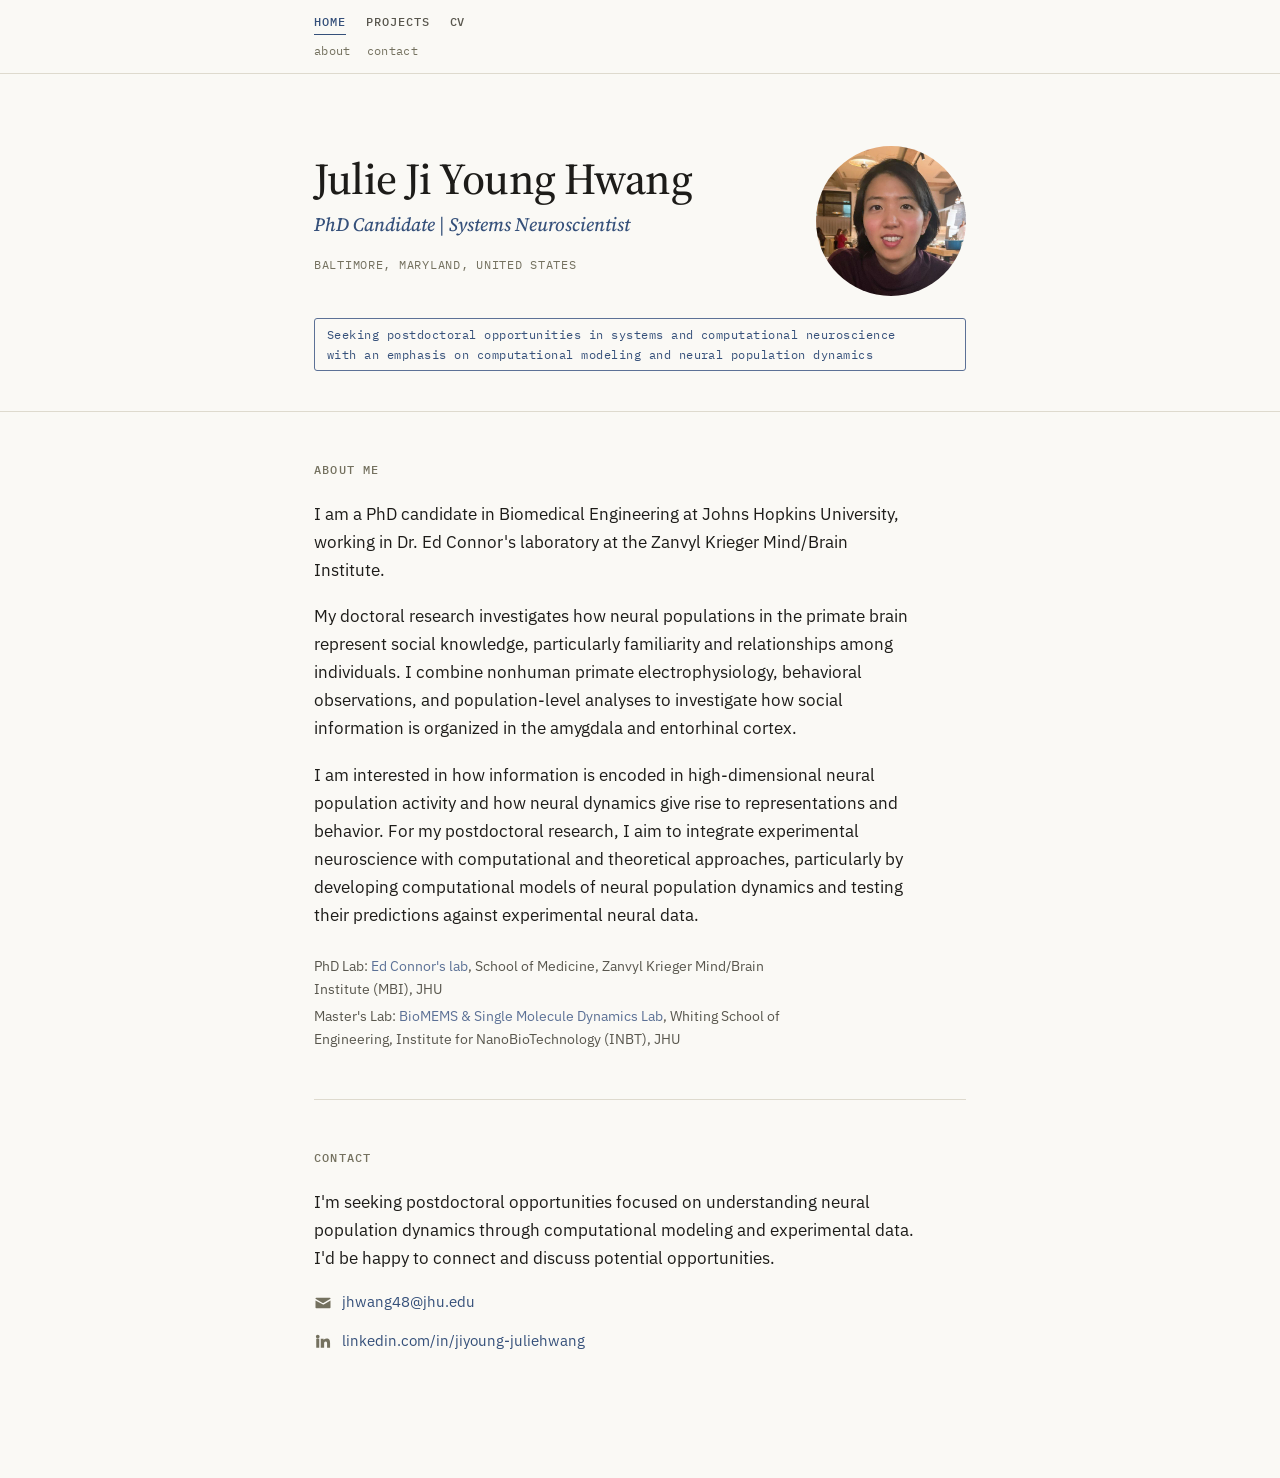
<file: index.html>
<!DOCTYPE html>
<html lang="en">
<head>
<meta charset="UTF-8" />
<meta name="viewport" content="width=device-width, initial-scale=1.0" />
<title>Julie Ji Young Hwang — Systems Neuroscientist</title>
<meta name="description" content="Julie Ji Young Hwang, systems neuroscientist and biomedical engineer in Baltimore, Maryland." />
<meta name="robots" content="noindex, nofollow" />
<meta name="theme-color" content="#FAF9F5" media="(prefers-color-scheme: light)" />
<meta name="theme-color" content="#1A1916" media="(prefers-color-scheme: dark)" />
<meta property="og:type" content="profile" />
<meta property="og:title" content="Julie Ji Young Hwang — Systems Neuroscientist" />
<meta property="og:description" content="PhD candidate seeking postdoctoral opportunities in systems and computational neuroscience, with an emphasis on computational modeling and neural population dynamics." />
<meta property="og:url" content="https://julie0924.github.io/" />
<link rel="icon" href="favicon.svg" type="image/svg+xml" />
<link rel="preconnect" href="https://fonts.googleapis.com">
<link rel="preconnect" href="https://fonts.gstatic.com" crossorigin>
<link href="https://fonts.googleapis.com/css2?family=Source+Serif+4:ital,opsz,wght@0,8..60,400;0,8..60,500;0,8..60,600;1,8..60,500&family=IBM+Plex+Sans:wght@400;500;600&family=IBM+Plex+Mono:wght@400;500&display=swap" rel="stylesheet">
<link rel="stylesheet" href="styles.css">
<script>if(!matchMedia('(prefers-reduced-motion: reduce)').matches)document.documentElement.classList.add('js-reveal');</script>
<script defer src="main.js" onerror="document.documentElement.classList.remove('js-reveal')"></script>
</head>
<body>

<a class="skip-link" href="#content">Skip to content</a>

<nav aria-label="Primary">
  <div class="wrap">
    <div class="nav-pages">
      <a href="index.html" aria-current="page">Home</a>
      <a href="projects.html">Projects</a>
      <a href="cv.html">CV</a>
    </div>
    <div class="nav-sections">
      <a href="#about">About</a>
      <a href="#contact">Contact</a>
    </div>
  </div>
</nav>

<header class="masthead">
  <div class="wrap">
    <div class="masthead-top">
      <div class="masthead-id">
        <h1>Julie Ji Young Hwang</h1>
        <p class="role-line">PhD Candidate | Systems Neuroscientist</p>
        <p class="location-line">Baltimore, Maryland, United States</p>
      </div>
      <img class="masthead-photo" src="portrait.jpg" alt="Julie Ji Young Hwang" width="480" height="480" />
    </div>
    <span class="cta-badge">Seeking postdoctoral opportunities in systems and computational neuroscience with an emphasis on computational modeling and neural population dynamics</span>
  </div>
</header>

<main class="wrap" id="content">

  <section id="about">
    <h2 class="eyebrow">About Me</h2>
    <p class="about-text">
      I am a PhD candidate in Biomedical Engineering at Johns Hopkins University, working in Dr. Ed Connor's
      laboratory at the Zanvyl Krieger Mind/Brain Institute.
    </p>
    <p class="about-text">
      My doctoral research investigates how neural populations in the primate brain represent social knowledge,
      particularly familiarity and relationships among individuals. I combine nonhuman primate electrophysiology,
      behavioral observations, and population-level analyses to investigate how social information is organized in
      the amygdala and entorhinal cortex.
    </p>
    <p class="about-text">
      I am interested in how information is encoded in high-dimensional neural population activity
      and how neural dynamics give rise to representations and behavior. For my postdoctoral research, I aim to
      integrate experimental neuroscience with computational and theoretical approaches, particularly by developing
      computational models of neural population dynamics and testing their predictions against experimental neural
      data.
    </p>
    <div class="affiliations">
      <p class="meta-line">PhD Lab: <a href="https://krieger.jhu.edu/mbi/directory/ed-connor/" target="_blank" rel="noopener">Ed Connor's lab</a>, School of Medicine, Zanvyl Krieger Mind/Brain Institute (MBI), JHU</p>
      <p class="meta-line">Master's Lab: <a href="https://me.jhu.edu/thwang/" target="_blank" rel="noopener">BioMEMS &amp; Single Molecule Dynamics Lab</a>, Whiting School of Engineering, Institute for NanoBioTechnology (INBT), JHU</p>
    </div>
  </section>

  <section id="contact">
    <h2 class="eyebrow">Contact</h2>
    <p class="about-text">
      I'm seeking postdoctoral opportunities focused on understanding neural population dynamics through
      computational modeling and experimental data. I'd be happy to connect and discuss potential opportunities.
    </p>
    <ul class="contact-links">
      <li>
        <a href="mailto:jhwang48@jhu.edu">
          <svg viewBox="0 0 24 24" fill="currentColor" aria-hidden="true" focusable="false">
            <path d="M3 5h18a1 1 0 0 1 1 1v.4l-9.47 5.59a1 1 0 0 1-1.06 0L2 6.4V6a1 1 0 0 1 1-1z"/>
            <path d="M2 8.72V18a1 1 0 0 0 1 1h18a1 1 0 0 0 1-1V8.72l-8.45 4.99a2 2 0 0 1-2.1 0z"/>
          </svg>
          jhwang48@jhu.edu
        </a>
      </li>
      <li>
        <a href="https://www.linkedin.com/in/jiyoung-juliehwang" target="_blank" rel="noopener">
          <svg viewBox="0 0 24 24" fill="currentColor" aria-hidden="true" focusable="false">
            <path d="M4.98 3.5a2.5 2.5 0 1 1 0 5 2.5 2.5 0 0 1 0-5zM3 9h4v12H3V9zm6 0h3.83v1.64h.05c.53-1 1.83-2.06 3.77-2.06 4.03 0 4.78 2.65 4.78 6.1V21h-4v-5.5c0-1.31-.02-3-1.83-3-1.83 0-2.11 1.43-2.11 2.9V21H9V9z"/>
          </svg>
          linkedin.com/in/jiyoung-juliehwang
        </a>
      </li>
    </ul>
  </section>

</main>

</body>
</html>
</file>
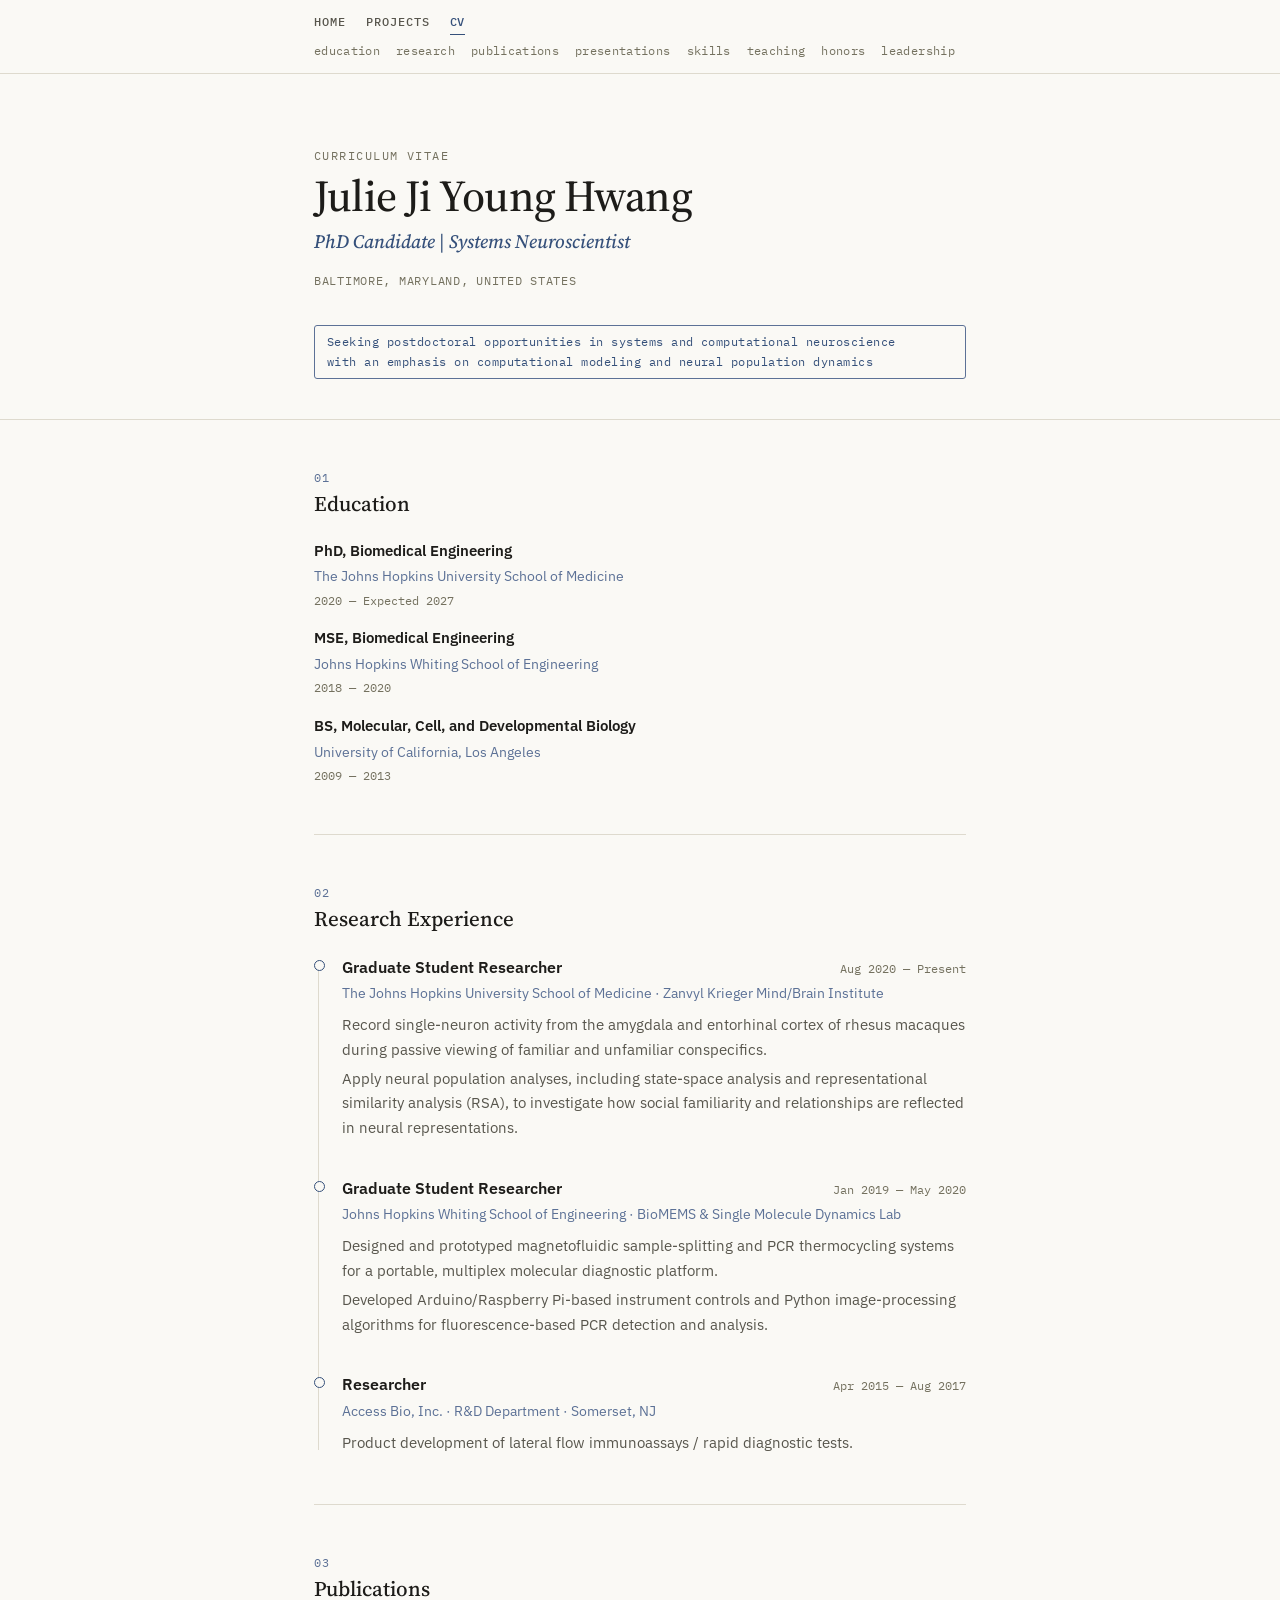
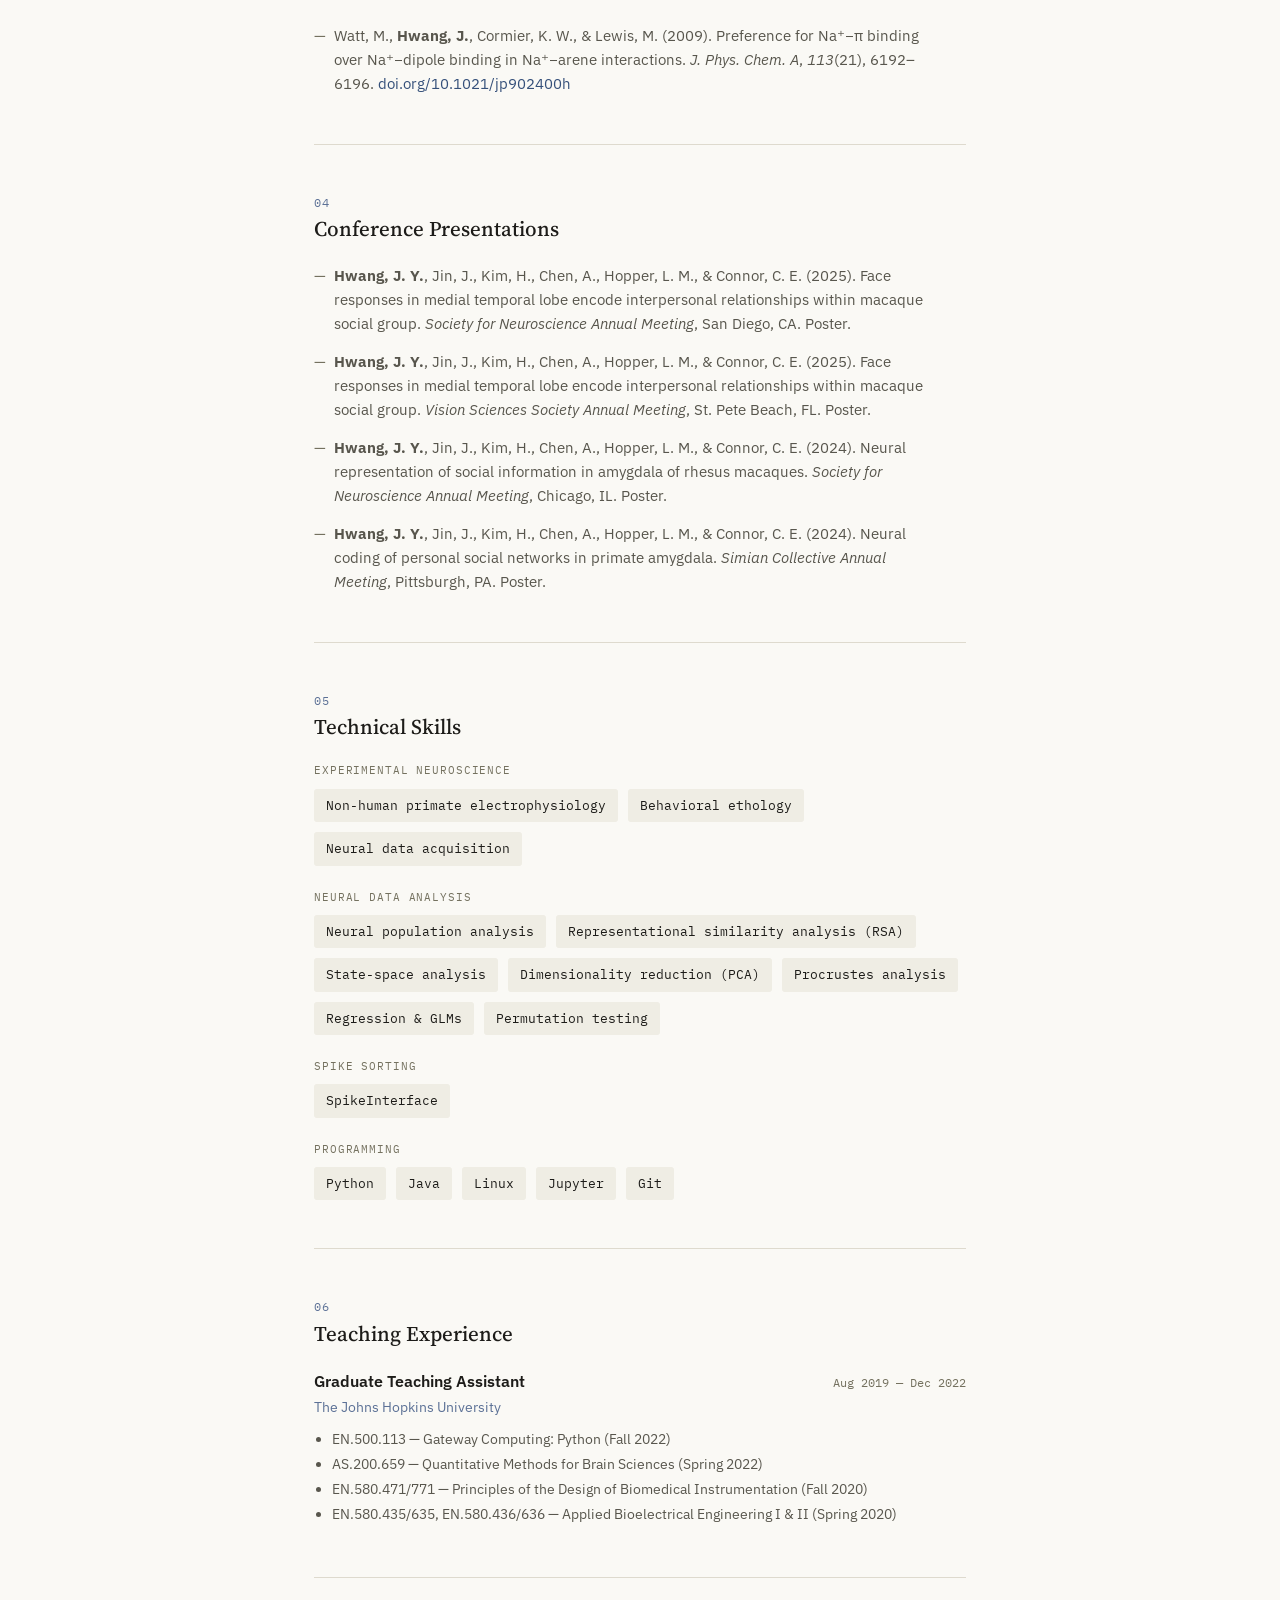
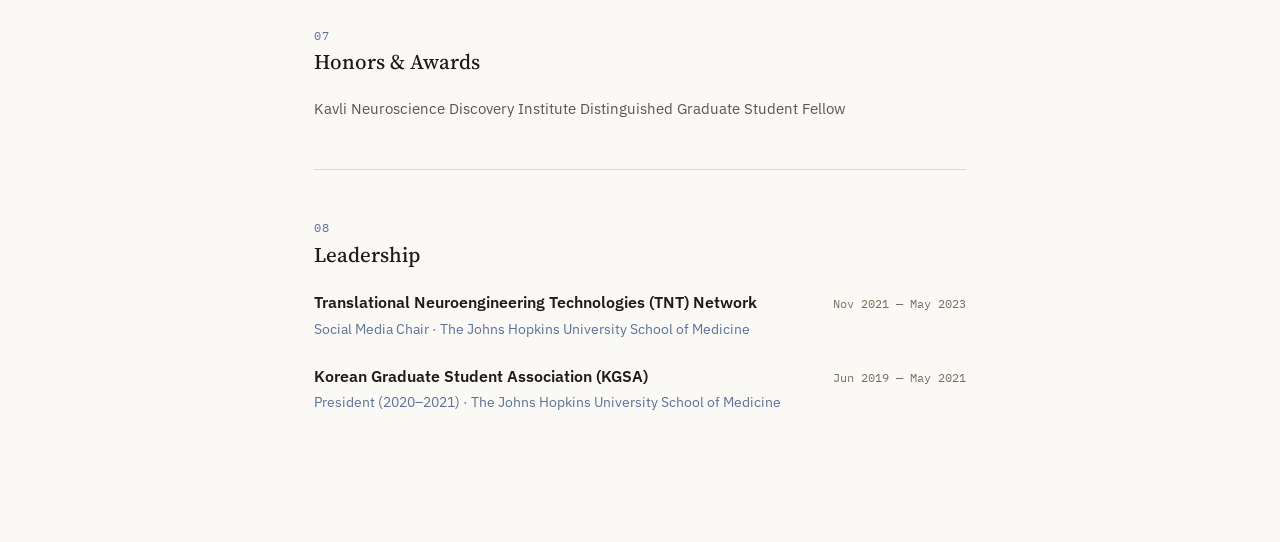
<file: cv.html>
<!DOCTYPE html>
<html lang="en">
<head>
<meta charset="UTF-8" />
<meta name="viewport" content="width=device-width, initial-scale=1.0" />
<title>Julie Ji Young Hwang — CV</title>
<meta name="description" content="CV for Julie Ji Young Hwang, systems neuroscientist and biomedical engineer." />
<meta name="robots" content="noindex, nofollow" />
<meta name="theme-color" content="#FAF9F5" media="(prefers-color-scheme: light)" />
<meta name="theme-color" content="#1A1916" media="(prefers-color-scheme: dark)" />
<meta property="og:type" content="profile" />
<meta property="og:title" content="Julie Ji Young Hwang — CV" />
<meta property="og:description" content="Curriculum vitae for Julie Ji Young Hwang, systems neuroscientist and biomedical engineer." />
<meta property="og:url" content="https://julie0924.github.io/cv.html" />
<link rel="icon" href="favicon.svg" type="image/svg+xml" />
<link rel="preconnect" href="https://fonts.googleapis.com">
<link rel="preconnect" href="https://fonts.gstatic.com" crossorigin>
<link href="https://fonts.googleapis.com/css2?family=Source+Serif+4:ital,opsz,wght@0,8..60,400;0,8..60,500;0,8..60,600;1,8..60,500&family=IBM+Plex+Sans:wght@400;500;600&family=IBM+Plex+Mono:wght@400;500&display=swap" rel="stylesheet">
<link rel="stylesheet" href="styles.css">
<script>if(!matchMedia('(prefers-reduced-motion: reduce)').matches)document.documentElement.classList.add('js-reveal');</script>
<script defer src="main.js" onerror="document.documentElement.classList.remove('js-reveal')"></script>
</head>
<body>

<a class="skip-link" href="#content">Skip to content</a>

<nav aria-label="Primary">
  <div class="wrap">
    <div class="nav-pages">
      <a href="index.html">Home</a>
      <a href="projects.html">Projects</a>
      <a href="cv.html" aria-current="page">CV</a>
    </div>
    <div class="nav-sections">
      <a href="#education">Education</a>
      <a href="#research">Research</a>
      <a href="#publications">Publications</a>
      <a href="#presentations">Presentations</a>
      <a href="#skills">Skills</a>
      <a href="#teaching">Teaching</a>
      <a href="#honors">Honors</a>
      <a href="#leadership">Leadership</a>
    </div>
  </div>
</nav>

<header class="masthead">
  <div class="wrap">
    <p class="page-label">Curriculum Vitae</p>
    <h1>Julie Ji Young Hwang</h1>
    <p class="role-line">PhD Candidate | Systems Neuroscientist</p>
    <p class="location-line">Baltimore, Maryland, United States</p>
    <span class="cta-badge">Seeking postdoctoral opportunities in systems and computational neuroscience with an emphasis on computational modeling and neural population dynamics</span>
  </div>
</header>

<main class="wrap" id="content">

  <section id="education">
    <header class="section-head">
      <p class="section-num">01</p>
      <h2 class="section-title">Education</h2>
    </header>

    <div class="edu-item">
      <h3 class="edu-degree">PhD, Biomedical Engineering</h3>
      <p class="edu-school">The Johns Hopkins University School of Medicine</p>
      <p class="edu-year">2020 — Expected 2027</p>
    </div>

    <div class="edu-item">
      <h3 class="edu-degree">MSE, Biomedical Engineering</h3>
      <p class="edu-school">Johns Hopkins Whiting School of Engineering</p>
      <p class="edu-year">2018 — 2020</p>
    </div>

    <div class="edu-item">
      <h3 class="edu-degree">BS, Molecular, Cell, and Developmental Biology</h3>
      <p class="edu-school">University of California, Los Angeles</p>
      <p class="edu-year">2009 — 2013</p>
    </div>
  </section>

  <section id="research">
    <header class="section-head">
      <p class="section-num">02</p>
      <h2 class="section-title">Research Experience</h2>
    </header>
    <div class="timeline">

      <div class="role">
        <div class="role-header">
          <h3 class="role-title">Graduate Student Researcher</h3>
          <p class="role-dates">Aug 2020 — Present</p>
        </div>
        <p class="role-org">The Johns Hopkins University School of Medicine · Zanvyl Krieger Mind/Brain Institute</p>
        <p class="role-detail">Record single-neuron activity from the amygdala and entorhinal cortex of rhesus macaques during passive viewing of familiar and unfamiliar conspecifics.</p>
        <p class="role-detail">Apply neural population analyses, including state-space analysis and representational similarity analysis (RSA), to investigate how social familiarity and relationships are reflected in neural representations.</p>
      </div>

      <div class="role">
        <div class="role-header">
          <h3 class="role-title">Graduate Student Researcher</h3>
          <p class="role-dates">Jan 2019 — May 2020</p>
        </div>
        <p class="role-org">Johns Hopkins Whiting School of Engineering · BioMEMS &amp; Single Molecule Dynamics Lab</p>
        <p class="role-detail">Designed and prototyped magnetofluidic sample-splitting and PCR thermocycling systems for a portable, multiplex molecular diagnostic platform.</p>
        <p class="role-detail">Developed Arduino/Raspberry Pi-based instrument controls and Python image-processing algorithms for fluorescence-based PCR detection and analysis.</p>
      </div>

      <div class="role">
        <div class="role-header">
          <h3 class="role-title">Researcher</h3>
          <p class="role-dates">Apr 2015 — Aug 2017</p>
        </div>
        <p class="role-org">Access Bio, Inc. · R&amp;D Department · Somerset, NJ</p>
        <p class="role-detail">Product development of lateral flow immunoassays / rapid diagnostic tests.</p>
      </div>

    </div>
  </section>

  <section id="publications">
    <header class="section-head">
      <p class="section-num">03</p>
      <h2 class="section-title">Publications</h2>
    </header>
    <p class="pub-item">
      Watt, M., <strong>Hwang, J.</strong>, Cormier, K. W., &amp; Lewis, M. (2009). Preference for Na⁺−π binding over Na⁺−dipole binding in Na⁺−arene interactions. <em>J. Phys. Chem. A</em>, <em>113</em>(21), 6192–6196. <a href="https://doi.org/10.1021/jp902400h" target="_blank" rel="noopener">doi.org/10.1021/jp902400h</a>
    </p>
  </section>

  <section id="presentations">
    <header class="section-head">
      <p class="section-num">04</p>
      <h2 class="section-title">Conference Presentations</h2>
    </header>
    <p class="pub-item">
      <strong>Hwang, J. Y.</strong>, Jin, J., Kim, H., Chen, A., Hopper, L. M., &amp; Connor, C. E. (2025). Face responses in medial temporal lobe encode interpersonal relationships within macaque social group. <em>Society for Neuroscience Annual Meeting</em>, San Diego, CA. Poster.
    </p>
    <p class="pub-item">
      <strong>Hwang, J. Y.</strong>, Jin, J., Kim, H., Chen, A., Hopper, L. M., &amp; Connor, C. E. (2025). Face responses in medial temporal lobe encode interpersonal relationships within macaque social group. <em>Vision Sciences Society Annual Meeting</em>, St. Pete Beach, FL. Poster.
    </p>
    <p class="pub-item">
      <strong>Hwang, J. Y.</strong>, Jin, J., Kim, H., Chen, A., Hopper, L. M., &amp; Connor, C. E. (2024). Neural representation of social information in amygdala of rhesus macaques. <em>Society for Neuroscience Annual Meeting</em>, Chicago, IL. Poster.
    </p>
    <p class="pub-item">
      <strong>Hwang, J. Y.</strong>, Jin, J., Kim, H., Chen, A., Hopper, L. M., &amp; Connor, C. E. (2024). Neural coding of personal social networks in primate amygdala. <em>Simian Collective Annual Meeting</em>, Pittsburgh, PA. Poster.
    </p>
  </section>

  <section id="skills">
    <header class="section-head">
      <p class="section-num">05</p>
      <h2 class="section-title">Technical Skills</h2>
    </header>

    <div class="skill-group">
      <p class="skill-group-label">Experimental Neuroscience</p>
      <div class="tags">
        <span class="tag">Non-human primate electrophysiology</span>
        <span class="tag">Behavioral ethology</span>
        <span class="tag">Neural data acquisition</span>
      </div>
    </div>

    <div class="skill-group">
      <p class="skill-group-label">Neural Data Analysis</p>
      <div class="tags">
        <span class="tag">Neural population analysis</span>
        <span class="tag">Representational similarity analysis (RSA)</span>
        <span class="tag">State-space analysis</span>
        <span class="tag">Dimensionality reduction (PCA)</span>
        <span class="tag">Procrustes analysis</span>
        <span class="tag">Regression &amp; GLMs</span>
        <span class="tag">Permutation testing</span>
      </div>
    </div>

    <div class="skill-group">
      <p class="skill-group-label">Spike sorting</p>
      <div class="tags">
        <span class="tag">SpikeInterface</span>
      </div>
    </div>

    <div class="skill-group">
      <p class="skill-group-label">Programming</p>
      <div class="tags">
        <span class="tag">Python</span>
        <span class="tag">Java</span>
        <span class="tag">Linux</span>
        <span class="tag">Jupyter</span>
        <span class="tag">Git</span>
      </div>
    </div>
  </section>

  <section id="teaching">
    <header class="section-head">
      <p class="section-num">06</p>
      <h2 class="section-title">Teaching Experience</h2>
    </header>

    <div class="service-item">
      <div class="role-header">
        <h3 class="role-title">Graduate Teaching Assistant</h3>
        <p class="role-dates">Aug 2019 — Dec 2022</p>
      </div>
      <p class="role-org">The Johns Hopkins University</p>
      <ul class="course-list">
        <li>EN.500.113 — Gateway Computing: Python (Fall 2022)</li>
        <li>AS.200.659 — Quantitative Methods for Brain Sciences (Spring 2022)</li>
        <li>EN.580.471/771 — Principles of the Design of Biomedical Instrumentation (Fall 2020)</li>
        <li>EN.580.435/635, EN.580.436/636 — Applied Bioelectrical Engineering I &amp; II (Spring 2020)</li>
      </ul>
    </div>
  </section>

  <section id="honors">
    <header class="section-head">
      <p class="section-num">07</p>
      <h2 class="section-title">Honors &amp; Awards</h2>
    </header>
    <p class="honor-item">Kavli Neuroscience Discovery Institute Distinguished Graduate Student Fellow</p>
  </section>

  <section id="leadership">
    <header class="section-head">
      <p class="section-num">08</p>
      <h2 class="section-title">Leadership</h2>
    </header>

    <div class="service-item">
      <div class="role-header">
        <h3 class="role-title">Translational Neuroengineering Technologies (TNT) Network</h3>
        <p class="role-dates">Nov 2021 — May 2023</p>
      </div>
      <p class="role-org">Social Media Chair · The Johns Hopkins University School of Medicine</p>
    </div>

    <div class="service-item">
      <div class="role-header">
        <h3 class="role-title">Korean Graduate Student Association (KGSA)</h3>
        <p class="role-dates">Jun 2019 — May 2021</p>
      </div>
      <p class="role-org">President (2020–2021) · The Johns Hopkins University School of Medicine</p>
    </div>
  </section>

</main>

</body>
</html>
</file>
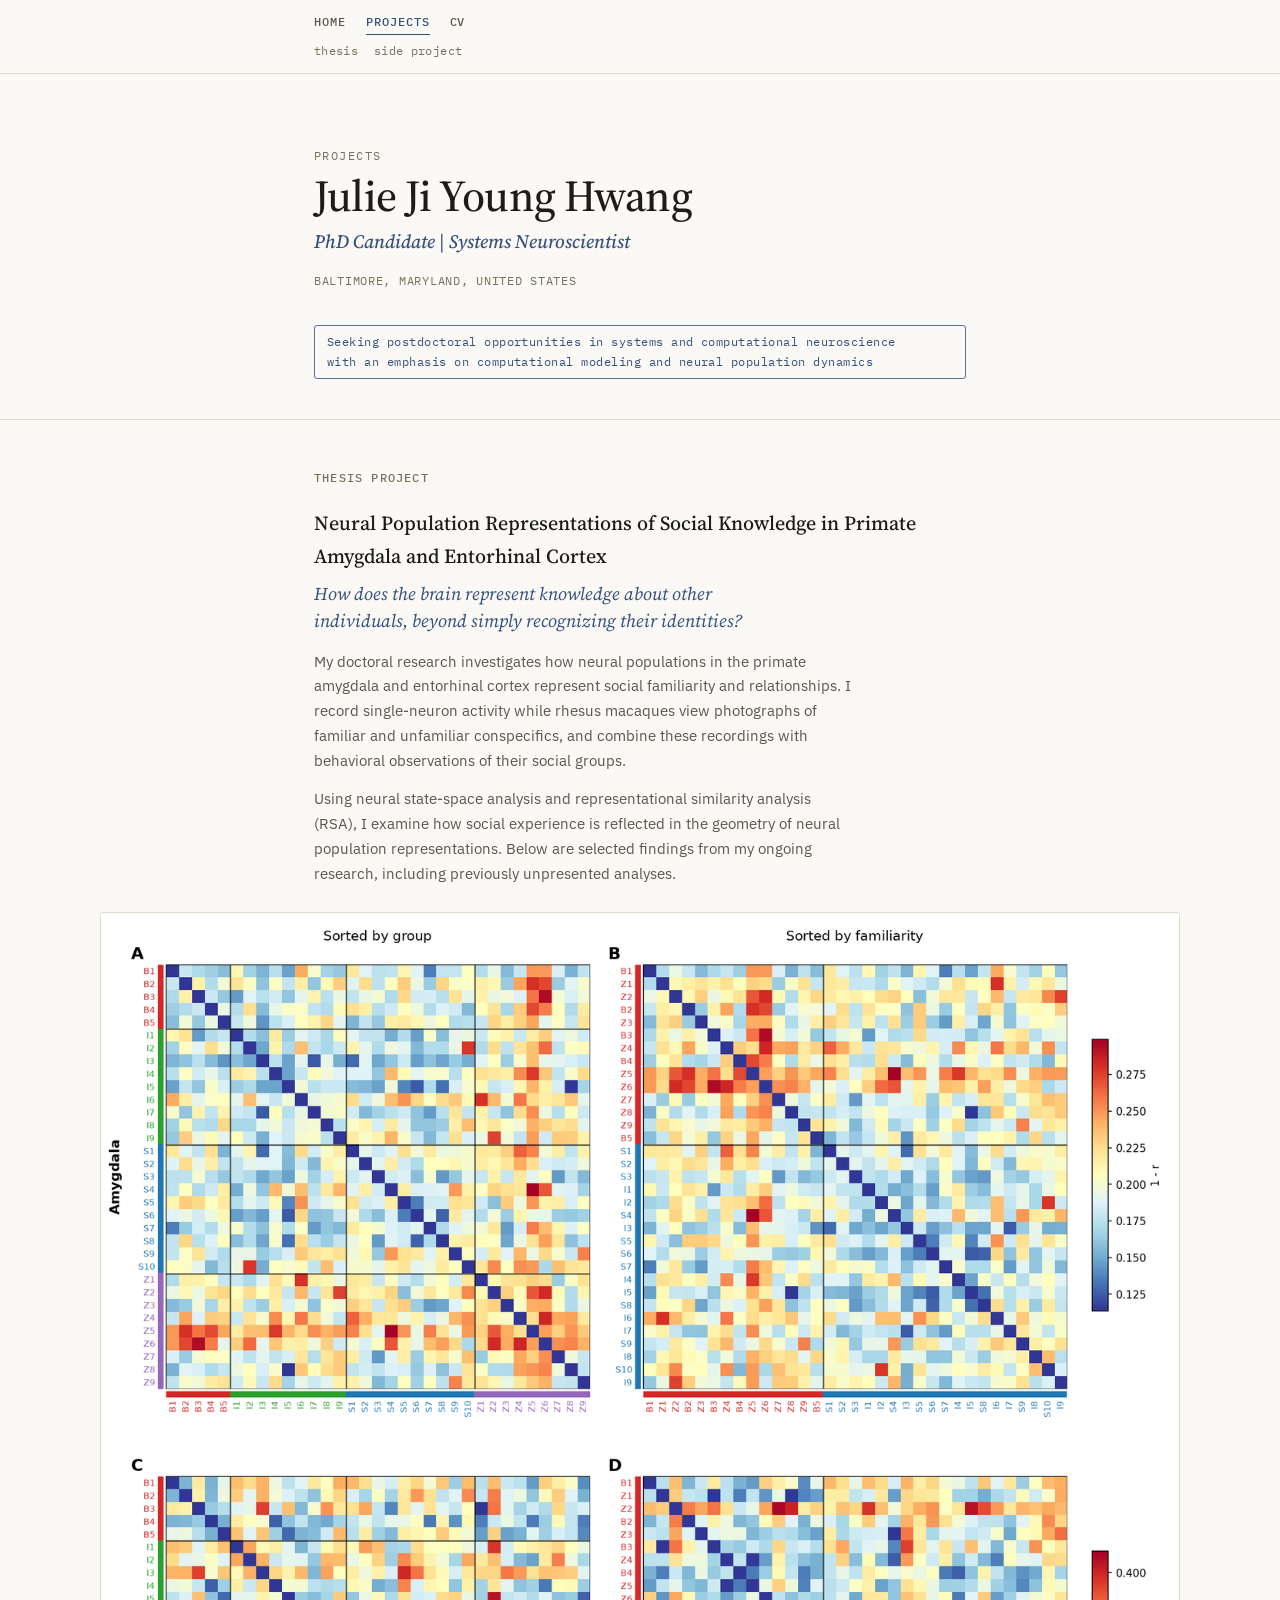
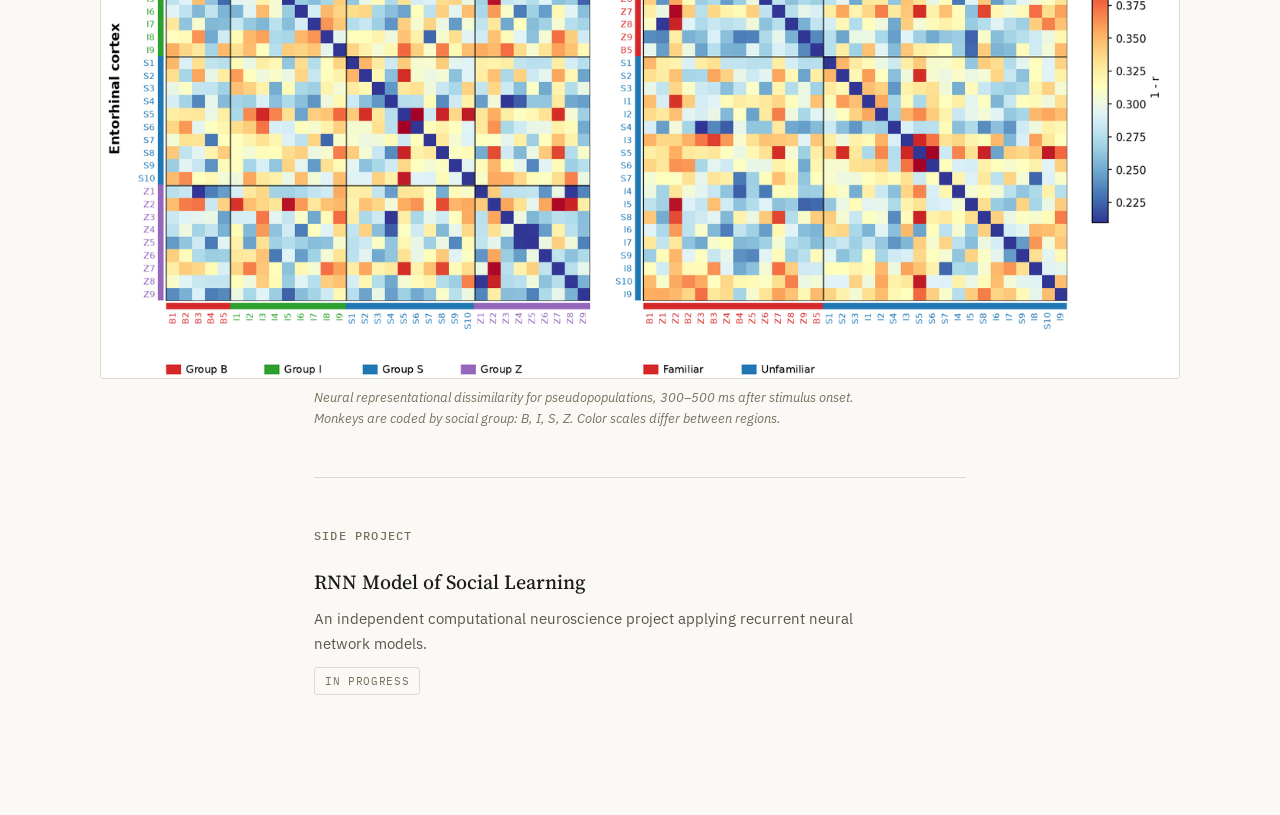
<file: projects.html>
<!DOCTYPE html>
<html lang="en">
<head>
<meta charset="UTF-8" />
<meta name="viewport" content="width=device-width, initial-scale=1.0" />
<title>Julie Ji Young Hwang — Projects</title>
<meta name="description" content="Projects by Julie Ji Young Hwang, systems neuroscientist and biomedical engineer." />
<meta name="robots" content="noindex, nofollow" />
<meta name="theme-color" content="#FAF9F5" media="(prefers-color-scheme: light)" />
<meta name="theme-color" content="#1A1916" media="(prefers-color-scheme: dark)" />
<meta property="og:type" content="profile" />
<meta property="og:title" content="Julie Ji Young Hwang — Projects" />
<meta property="og:description" content="Thesis and side projects by Julie Ji Young Hwang, systems neuroscientist." />
<meta property="og:url" content="https://julie0924.github.io/projects.html" />
<link rel="icon" href="favicon.svg" type="image/svg+xml" />
<link rel="preconnect" href="https://fonts.googleapis.com">
<link rel="preconnect" href="https://fonts.gstatic.com" crossorigin>
<link href="https://fonts.googleapis.com/css2?family=Source+Serif+4:ital,opsz,wght@0,8..60,400;0,8..60,500;0,8..60,600;1,8..60,500&family=IBM+Plex+Sans:wght@400;500;600&family=IBM+Plex+Mono:wght@400;500&display=swap" rel="stylesheet">
<link rel="stylesheet" href="styles.css">
<script>if(!matchMedia('(prefers-reduced-motion: reduce)').matches)document.documentElement.classList.add('js-reveal');</script>
<script defer src="main.js" onerror="document.documentElement.classList.remove('js-reveal')"></script>
</head>
<body>

<a class="skip-link" href="#content">Skip to content</a>

<nav aria-label="Primary">
  <div class="wrap">
    <div class="nav-pages">
      <a href="index.html">Home</a>
      <a href="projects.html" aria-current="page">Projects</a>
      <a href="cv.html">CV</a>
    </div>
    <div class="nav-sections">
      <a href="#thesis">Thesis</a>
      <a href="#side-project">Side project</a>
    </div>
  </div>
</nav>

<header class="masthead">
  <div class="wrap">
    <p class="page-label">Projects</p>
    <h1>Julie Ji Young Hwang</h1>
    <p class="role-line">PhD Candidate | Systems Neuroscientist</p>
    <p class="location-line">Baltimore, Maryland, United States</p>
    <span class="cta-badge">Seeking postdoctoral opportunities in systems and computational neuroscience with an emphasis on computational modeling and neural population dynamics</span>
  </div>
</header>

<main class="wrap" id="content">

  <section id="thesis">
    <h2 class="eyebrow">Thesis project</h2>
    <h3 class="project-block-title">Neural Population Representations of Social Knowledge in Primate Amygdala and Entorhinal Cortex</h3>
    <p class="project-lede">
      How does the brain represent knowledge about other individuals, beyond simply recognizing their identities?
    </p>
    <p class="project-block-desc">
      My doctoral research investigates how neural populations in the primate amygdala and entorhinal cortex
      represent social familiarity and relationships. I record single-neuron activity while rhesus macaques
      view photographs of familiar and unfamiliar conspecifics, and combine these recordings with behavioral
      observations of their social groups.
    </p>
    <p class="project-block-desc">
      Using neural state-space analysis and representational similarity analysis (RSA), I examine how social
      experience is reflected in the geometry of neural population representations. Below are selected findings
      from my ongoing research, including previously unpresented analyses.
    </p>

    <figure class="project-figure">
      <a href="figures/rdm-amg-ec.png" target="_blank" rel="noopener">
        <img src="figures/rdm-amg-ec.png" width="1400" height="1382" loading="lazy"
             alt="Four representational dissimilarity matrices. The top row shows amygdala, the bottom entorhinal cortex; the left column is sorted by social group and the right by familiarity. Color ribbons along each axis mark group membership on the left and familiarity on the right." />
      </a>
      <figcaption class="figure-caption">
        Neural representational dissimilarity for pseudopopulations, 300&ndash;500&nbsp;ms after stimulus onset.
        Monkeys are coded by social group: B, I, S, Z. Color scales differ between regions.
      </figcaption>
    </figure>
  </section>

  <section id="side-project">
    <h2 class="eyebrow">Side project</h2>
    <h3 class="project-block-title">RNN Model of Social Learning</h3>
    <p class="project-block-desc">
      An independent computational neuroscience project applying recurrent neural network models.
    </p>
    <span class="coming-soon">In progress</span>
  </section>

</main>

</body>
</html>
</file>
<file: styles.css>
/* ---------------------------------------------------------------
   Julie Ji Young Hwang — site styles
   tokens → base → layout → components → motion → print
   --------------------------------------------------------------- */

:root{
  color-scheme: light dark;

  --paper: #FAF9F5;
  --paper-raised: #F3F1EA;
  --nav-bg: rgba(250, 249, 245, 0.92);
  --ink: #1D1C19;
  --ink-soft: #58564D;
  --ink-faint: #74715F;    /* was #8B8878 (3.4:1) — now 4.7:1 on paper, WCAG AA */
  --signal: #35507A;
  --signal-soft: #5C7196;  /* was #6C86A8 (3.6:1) — now 4.7:1 on paper, WCAG AA */
  --rule: #DEDACE;
  --tag-bg: #EFEDE4;

  --font-serif: 'Source Serif 4', Georgia, serif;
  --font-sans: 'IBM Plex Sans', -apple-system, sans-serif;
  --font-mono: 'IBM Plex Mono', 'Courier New', monospace;
  --maxw: 700px;
  --nav-h: 84px; /* two-row nav; the overrides below cover the widths where its rows wrap */
}

@media (prefers-color-scheme: dark){
  :root{
    --paper: #1A1916;
    --paper-raised: #22211C;
    --nav-bg: rgba(26, 25, 22, 0.92);
    --ink: #EDEBE3;
    --ink-soft: #B8B4A6;
    --ink-faint: #918D7D;
    --signal: #8FB0DA;
    --signal-soft: #7E9BC0;
    --rule: #33322B;
    --tag-bg: #26251F;
  }
}

*{ box-sizing: border-box; }
[hidden]{ display: none !important; }
html{ scroll-behavior: smooth; }
@media (prefers-reduced-motion: reduce){ html{ scroll-behavior: auto; } }

body{
  margin: 0;
  background: var(--paper);
  color: var(--ink);
  font-family: var(--font-sans);
  font-size: 16px;
  line-height: 1.65;
  -webkit-font-smoothing: antialiased;
}

a{ color: var(--signal); text-decoration: none; }
a:hover{ text-decoration: underline; }
a:focus-visible, button:focus-visible{
  outline: 2px solid var(--signal);
  outline-offset: 3px;
  border-radius: 2px;
}

.wrap{
  max-width: var(--maxw);
  margin: 0 auto;
  padding: 0 24px;
}

/* skip link */
.skip-link{
  position: absolute;
  left: -9999px;
  top: 0;
  z-index: 100;
  background: var(--signal);
  color: var(--paper);
  font-family: var(--font-mono);
  font-size: 13px;
  padding: 10px 16px;
}
.skip-link:focus{
  left: 0;
  text-decoration: none;
}

/* nav — two rows, so the two kinds of link never look alike.
   Row 1 goes to another page; row 2 jumps down the page you are on. */
nav{
  position: sticky;
  top: 0;
  background: var(--nav-bg);
  backdrop-filter: blur(6px);
  border-bottom: 1px solid var(--rule);
  z-index: 10;
}
nav .wrap{
  display: flex;
  flex-direction: column;
  gap: 7px;
  padding-top: 12px;
  padding-bottom: 12px;
}

/* row 1 — other pages */
.nav-pages{
  display: flex;
  flex-wrap: wrap;
  gap: 4px 20px;
}
.nav-pages a{
  font-family: var(--font-mono);
  font-size: 12px;
  font-weight: 500;
  letter-spacing: 0.08em;
  text-transform: uppercase;
  color: var(--ink-soft);
  padding-bottom: 2px;
  border-bottom: 1.5px solid transparent;
}
.nav-pages a:hover{ color: var(--signal); text-decoration: none; }
.nav-pages a[aria-current="page"]{
  color: var(--signal);
  border-bottom-color: var(--signal);
}

/* row 2 — sections of the current page */
.nav-sections{
  display: flex;
  flex-wrap: wrap;
  gap: 2px 16px;
}
.nav-sections a{
  font-family: var(--font-mono);
  font-size: 11.5px;
  letter-spacing: 0.03em;
  text-transform: lowercase;
  color: var(--ink-faint);
}
.nav-sections a:hover{ color: var(--signal); text-decoration: none; }

/* header / masthead */
header.masthead{
  padding: 72px 0 40px;
  border-bottom: 1px solid var(--rule);
}
header.masthead .wrap{
  display: flex;
  flex-direction: column;
  gap: 6px;
}
/* Masthead with a portrait: the photo sits beside the name block only, so the
   longer lines below it (badge, degrees, labs) still run the full column. */
.masthead-top{
  display: flex;
  align-items: center;
  gap: 28px;
}
.masthead-id{
  display: flex;
  flex-direction: column;
  gap: 6px;
  min-width: 0; /* let the name wrap rather than push the photo off the edge */
}
.masthead-photo{
  width: 150px;
  height: 150px;
  flex-shrink: 0;
  margin-left: auto;
  border-radius: 50%;
  object-fit: cover;
  display: block;
  background: var(--paper-raised); /* holds the circle while the file loads */
}

.page-label{
  font-family: var(--font-mono);
  font-size: 12px;
  letter-spacing: 0.12em;
  text-transform: uppercase;
  color: var(--ink-faint);
  margin: 0;
}
h1{
  font-family: var(--font-serif);
  font-weight: 500;
  font-size: clamp(32px, 6vw, 44px);
  margin: 0;
  letter-spacing: -0.01em;
  line-height: 1.1;
}
.role-line{
  font-family: var(--font-serif);
  font-style: italic;
  font-weight: 500;
  font-size: 19px;
  color: var(--signal);
  margin: 0;
}
.location-line{
  font-family: var(--font-mono);
  font-size: 12px;
  letter-spacing: 0.06em;
  text-transform: uppercase;
  color: var(--ink-faint);
  margin-top: 8px;
}
/* Masthead meta: the education pair, then the lab pair. Wrapped in one
   container so the column gap on .masthead .wrap applies around the block
   rather than between every line — the margins below are then the only
   thing controlling grouping. */
/* Degrees and lab affiliations, closing the About Me section. */
.affiliations{ margin-top: 26px; }
.meta-line{
  font-size: 14px;
  color: var(--ink-soft);
  margin: 4px 0 0;
  max-width: 62ch;
}
.meta-line:first-child{ margin-top: 0; }
.meta-line a{ color: var(--signal-soft); }

/* cta badge in header */
.cta-badge{
  display: inline-block;
  margin-top: 16px;
  font-family: var(--font-mono);
  font-size: 12px;
  letter-spacing: 0.04em;
  color: var(--signal);
  border: 1px solid var(--signal-soft);
  padding: 6px 12px;
  border-radius: 3px;
  text-wrap: balance; /* long enough to wrap — avoid a one-word last line */
}

section{
  padding: 48px 0;
  border-bottom: 1px solid var(--rule);
}
section:last-of-type{ border-bottom: none; }
section[id]{ scroll-margin-top: var(--nav-h); }

.eyebrow{
  font-family: var(--font-mono);
  font-size: 12px;
  font-weight: 500;
  letter-spacing: 0.1em;
  text-transform: uppercase;
  color: var(--ink-faint);
  margin: 0 0 20px;
}

/* numbered section heads (CV) — the number is a real sequence the reader
   can refer to, so it is markup, not a ::before counter they cannot select */
.section-head{ margin: 0 0 22px; }
.section-num{
  font-family: var(--font-mono);
  font-size: 12px;
  letter-spacing: 0.12em;
  color: var(--signal-soft);
  margin: 0 0 4px;
}
.section-title{
  font-family: var(--font-serif);
  font-weight: 500;
  font-size: 21px;
  line-height: 1.2;
  color: var(--ink);
  margin: 0;
}

.about-text{
  font-size: 17px;
  max-width: 60ch;
  color: var(--ink);
  margin: 0 0 18px;
}
.about-text:last-child{ margin-bottom: 0; }

/* experience timeline */
.timeline{
  position: relative;
  padding-left: 28px;
}
.timeline::before{
  content: "";
  position: absolute;
  left: 4px;
  top: 6px;
  bottom: 6px;
  width: 1px;
  background: var(--rule);
}
.role{
  position: relative;
  padding-bottom: 34px;
}
.role:last-child{ padding-bottom: 0; }
.role::before{
  content: "";
  position: absolute;
  left: -28px;
  top: 6px;
  width: 9px;
  height: 9px;
  border-radius: 50%;
  background: var(--paper);
  border: 1.5px solid var(--signal);
}
.role-header{
  display: flex;
  flex-wrap: wrap;
  justify-content: space-between;
  align-items: baseline;
  gap: 4px 16px;
}
.role-title{
  font-weight: 600;
  font-size: 16px;
  margin: 0;
}
.role-dates{
  font-family: var(--font-mono);
  font-size: 12px;
  color: var(--ink-faint);
  white-space: nowrap;
  margin: 0;
}
.role-org{
  color: var(--signal-soft);
  font-size: 14px;
  margin: 2px 0 8px;
}
.role-detail{
  margin: 0;
  font-size: 15px;
  color: var(--ink-soft);
}
.role-detail + .role-detail{ margin-top: 4px; }
.course-list{
  margin: 8px 0 0;
  padding-left: 18px;
  font-size: 13.5px;
  color: var(--ink-soft);
}
.course-list li{ margin-bottom: 3px; }

/* skills */
.skill-group{ margin-bottom: 22px; }
.skill-group:last-child{ margin-bottom: 0; }
.skill-group-label{
  font-family: var(--font-mono);
  font-size: 11px;
  letter-spacing: 0.08em;
  text-transform: uppercase;
  color: var(--ink-faint);
  margin: 0 0 9px;
}
.tags{
  display: flex;
  flex-wrap: wrap;
  gap: 10px;
}
.tag{
  font-family: var(--font-mono);
  font-size: 13px;
  background: var(--tag-bg);
  color: var(--ink);
  padding: 6px 12px;
  border-radius: 3px;
}

/* education / honors / publications */
.edu-item{ margin-bottom: 16px; }
.edu-item:last-child{ margin-bottom: 0; }
.edu-degree{ font-weight: 600; font-size: 15px; margin: 0; }
.edu-school{ color: var(--signal-soft); font-size: 14px; margin: 2px 0; }
.edu-year{ font-family: var(--font-mono); font-size: 12px; color: var(--ink-faint); margin: 0; }

.honor-item{
  font-size: 15px;
  color: var(--ink-soft);
  margin: 0;
}

/* leadership / service — reuses the role header layout without the timeline */
.service-item{ margin-bottom: 22px; }
.service-item:last-child{ margin-bottom: 0; }

.pub-item{
  padding-left: 20px;
  position: relative;
  font-size: 15px;
  color: var(--ink-soft);
  max-width: 68ch;
  line-height: 1.6;
  margin: 0;
}
.pub-item + .pub-item{ margin-top: 14px; }
.pub-item::before{
  content: "—";
  position: absolute;
  left: 0;
  color: var(--ink-faint);
}

/* contact — icon plus the address as readable text, so it can be copied
   without clicking and still reads correctly on paper. */
.contact-links{
  list-style: none;
  margin: 0;
  padding: 0;
  display: flex;
  flex-direction: column;
  gap: 10px;
}
.contact-links a{
  display: inline-flex;
  align-items: center;
  gap: 10px;
  font-size: 15px;
  color: var(--signal);
}
.contact-links svg{
  width: 18px;
  height: 18px;
  flex-shrink: 0;
  color: var(--ink-faint);
  transition: color 0.2s ease;
}
.contact-links a:hover svg{ color: var(--signal); }
@media (prefers-reduced-motion: reduce){
  .contact-links svg{ transition: none; }
}

/* projects page */
.project-block-title{
  font-family: var(--font-serif);
  font-weight: 500;
  font-size: 20px;
  margin: 0 0 8px;
}
/* the research question that opens a project, set apart from the prose */
.project-lede{
  font-family: var(--font-serif);
  font-style: italic;
  font-size: 18px;
  line-height: 1.45;
  color: var(--signal);
  max-width: 54ch;
  margin: 0 0 16px;
  text-wrap: balance;
}
.project-block-desc{
  margin: 0;
  color: var(--ink-soft);
  font-size: 15px;
  max-width: 60ch;
}
.project-block-desc + .project-block-desc{ margin-top: 14px; }
/* a full-width figure; the image links to itself so the detail can be read */
.project-figure{
  margin: 26px 0 0;
}
/* This figure is a 2x2 grid of 33x33 matrices and is unreadable at the 652px
   text measure, so on wide screens let it break out of the column. */
@media (min-width: 1180px){
  .project-figure{
    width: 1080px;
    margin-left: calc((652px - 1080px) / 2);
  }
  .project-figure .figure-caption{ margin-left: calc((1080px - 652px) / 2); }
}
.project-figure img{
  display: block;
  width: 100%;
  height: auto;
  border: 1px solid var(--rule);
  border-radius: 3px;
  background: #FFFFFF; /* the plots are drawn on white, keep that in dark mode */
}
.project-figure a:hover img{ border-color: var(--signal-soft); }
.figure-caption{
  font-size: 13px;
  color: var(--ink-faint);
  margin-top: 8px;
  font-style: italic;
  max-width: 68ch;
}
.coming-soon{
  display: inline-block;
  font-family: var(--font-mono);
  font-size: 11px;
  letter-spacing: 0.06em;
  text-transform: uppercase;
  color: var(--ink-faint);
  border: 1px solid var(--rule);
  padding: 4px 10px;
  border-radius: 3px;
  margin-top: 10px;
}

/* the footer used to supply the page's bottom breathing room */
main.wrap{ padding-bottom: 72px; }

/* motion — .js-reveal is set by an inline snippet in <head> so the
   hidden state is painted on the first frame (no flash of content).
   If main.js fails to load, its onerror removes the class. */
.js-reveal main section{
  opacity: 0;
  transform: translateY(10px);
  transition: opacity 0.5s ease, transform 0.5s ease;
}
.js-reveal main section.in{
  opacity: 1;
  transform: none;
}
@media (prefers-reduced-motion: reduce){
  .js-reveal main section{ opacity: 1; transform: none; transition: none; }
}

/* The nav's two rows wrap as the viewport narrows, so anchor targets need a
   bigger offset to clear it. Measured tallest nav across all three pages:
   74px at 700px+, 95px from 420-680px, 116px at 400px and below. */
@media (max-width: 690px){ :root{ --nav-h: 106px; } }
@media (max-width: 410px){ :root{ --nav-h: 128px; } }

/* stack the portrait above the name once the two no longer fit side by side */
@media (max-width: 560px){
  .masthead-top{
    flex-direction: column-reverse;
    align-items: flex-start;
    gap: 20px;
  }
  .masthead-photo{ width: 120px; height: 120px; margin-left: 0; }
}

@media (max-width: 480px){
  header.masthead{ padding: 48px 0 32px; }
  section{ padding: 36px 0; }
  .timeline{ padding-left: 22px; }
  .role::before{ left: -22px; }
}

/* print — matters most for the CV; also un-hides any section the
   IntersectionObserver never revealed, which would otherwise print blank */
@media print{
  :root{
    --paper: #FFFFFF;
    --paper-raised: #FFFFFF;
    --ink: #000000;
    --ink-soft: #222222;
    --ink-faint: #555555;
    --signal: #000000;
    --signal-soft: #333333;
    --rule: #BBBBBB;
    --tag-bg: #FFFFFF;
  }
  @page{ margin: 16mm 14mm; }

  body{ background: #fff; font-size: 11pt; line-height: 1.45; }
  nav, .skip-link, .coming-soon{ display: none !important; }
  .project-figure{ page-break-inside: avoid; break-inside: avoid; }

  .js-reveal main section{
    opacity: 1 !important;
    transform: none !important;
    transition: none !important;
  }

  .wrap{ max-width: none; padding: 0; }
  header.masthead{ padding: 0 0 14px; }
  h1{ font-size: 20pt; }
  .role-line{ font-size: 11.5pt; }
  section{ padding: 14px 0; border-bottom: none; }
  .role, .edu-item, .pub-item, .skill-group, .honor-item, .service-item{
    page-break-inside: avoid;
    break-inside: avoid;
  }
  .section-head{ page-break-after: avoid; break-after: avoid; }
  .section-title{ font-size: 13pt; }
  .tag{ border: 1px solid #BBB; }

  /* the address is already visible text here — don't repeat it in brackets */
  .contact-links a::after{ content: none !important; }

  a{ color: #000; text-decoration: none; }
  a[href^="http"]::after{
    content: " (" attr(href) ")";
    font-size: 8.5pt;
    color: #555;
    word-break: break-all;
  }
}
</file>
